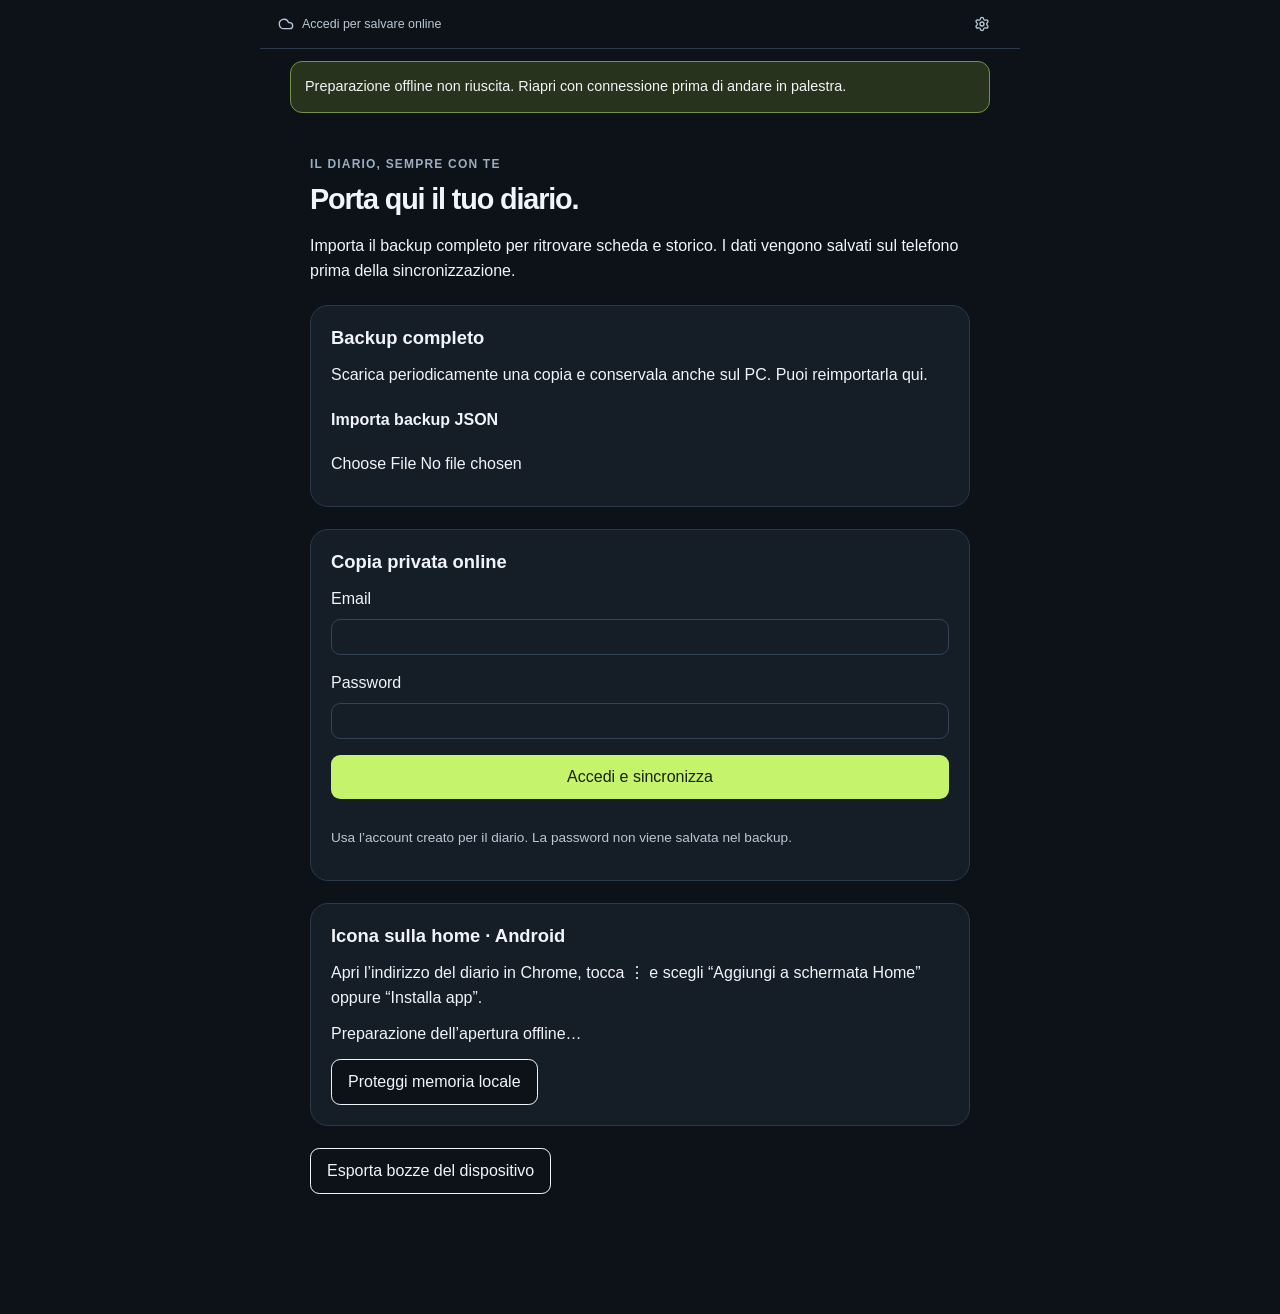
<file: index.html>
<!doctype html>
<html lang="it" class="dark">
  <head>
    <meta charset="UTF-8" />
    <meta name="viewport" content="width=device-width, initial-scale=1, viewport-fit=cover, interactive-widget=resizes-content" />
    <meta name="theme-color" content="#101a23" />
    <meta name="description" content="Il tuo diario di allenamento, anche senza connessione." />
    <link rel="manifest" href="./manifest.webmanifest" />
    <link rel="icon" type="image/svg+xml" href="./icon.svg" />
    <link rel="apple-touch-icon" href="./icon-192.png" />
    <title>Diario palestra</title>
    <script type="module" crossorigin src="./assets/index-BTJxBg8R.js"></script>
    <link rel="stylesheet" crossorigin href="./assets/index-X4xgAadS.css">
  </head>
  <body><div id="root"></div></body>
</html>
</file>
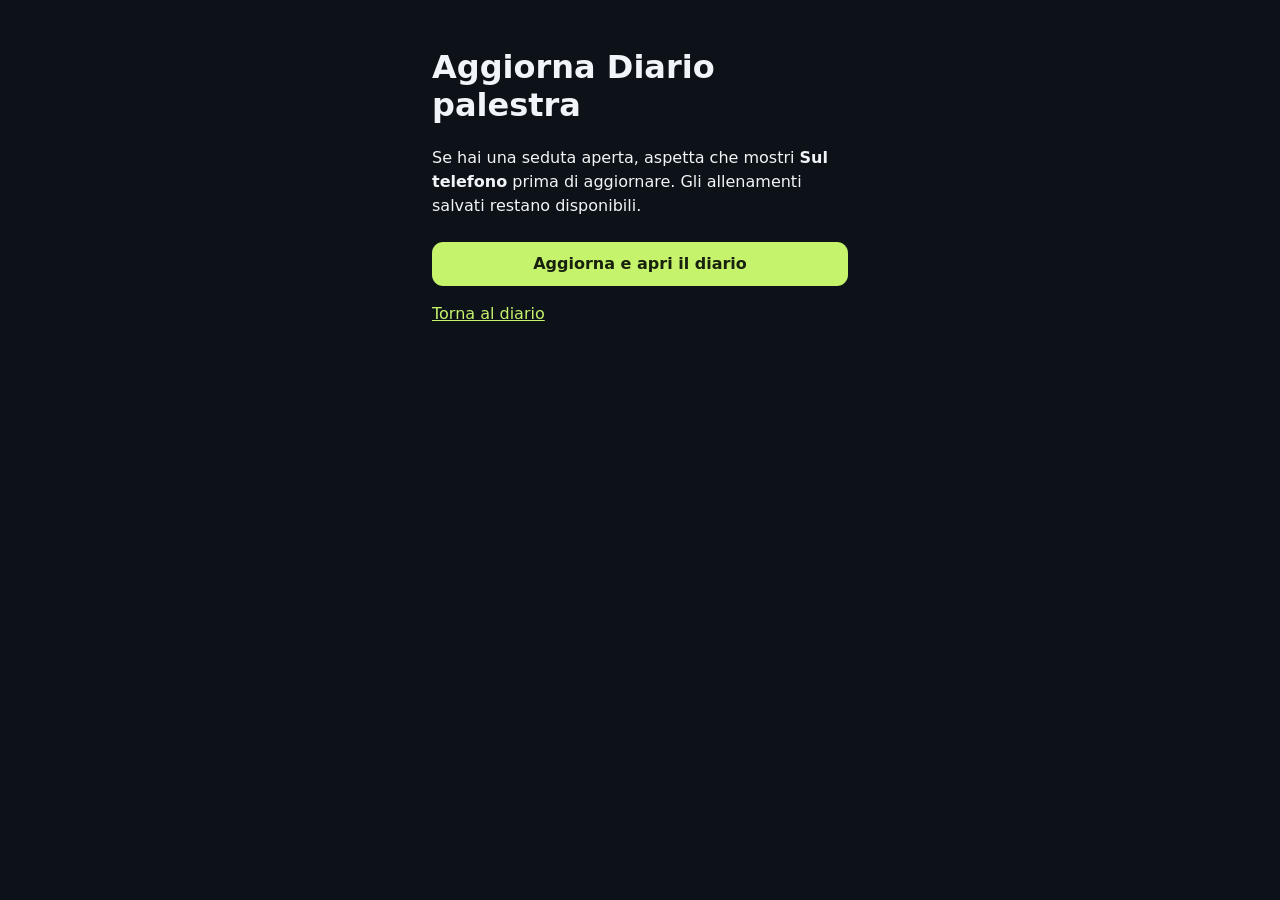
<file: aggiorna.html>
<!doctype html>
<html lang="it">
  <head>
    <meta charset="UTF-8">
    <meta name="viewport" content="width=device-width, initial-scale=1">
    <meta name="theme-color" content="#101a23">
    <title>Aggiorna Diario palestra</title>
    <style>
      :root { color-scheme: dark; font: 1rem/1.5 system-ui, sans-serif; background: #0d1219; color: #f1f4f8; }
      main { max-width: 26rem; margin: 3rem auto; padding: 0 1.25rem; }
      h1 { line-height: 1.2; }
      button { display: block; width: 100%; min-height: 44px; margin: 1.5rem 0 1rem; border: 0; border-radius: .7rem; background: #c6f36c; color: #17210d; font: inherit; font-weight: 650; cursor: pointer; }
      button:disabled { opacity: .65; cursor: default; }
      a { color: #c6f36c; }
    </style>
  </head>
  <body>
    <main>
      <h1>Aggiorna Diario palestra</h1>
      <p>Se hai una seduta aperta, aspetta che mostri <strong>Sul telefono</strong> prima di aggiornare. Gli allenamenti salvati restano disponibili.</p>
      <button type="button" id="update">Aggiorna e apri il diario</button>
      <p role="status" id="status"></p>
      <a href="./">Torna al diario</a>
    </main>
    <script>
      const button = document.querySelector('#update');
      const status = document.querySelector('#status');

      function waitForState(worker, states) {
        return new Promise((resolve, reject) => {
          const timeout = setTimeout(() => finish(false), 15000);
          function finish(success) {
            clearTimeout(timeout);
            worker.removeEventListener('statechange', observe);
            if (success) resolve();
            else reject(new Error('Aggiornamento interrotto'));
          }
          function observe() {
            if (states.includes(worker.state)) finish(true);
            else if (worker.state === 'redundant') finish(false);
          }
          worker.addEventListener('statechange', observe);
          observe();
        });
      }

      button.addEventListener('click', async () => {
        button.disabled = true;
        status.textContent = 'Aggiornamento in corso…';
        try {
          const registration = await navigator.serviceWorker.register('./sw.js', {updateViaCache: 'none'});
          await registration.update();
          if (registration.installing) {
            await waitForState(registration.installing, ['installed', 'activating', 'activated']);
          }
          const waiting = registration.waiting;
          if (waiting) {
            waiting.postMessage('activate-update');
            await waitForState(waiting, ['activated']);
          } else if (registration.active) {
            await waitForState(registration.active, ['activated']);
          }
          location.replace('./');
        } catch {
          status.textContent = 'Aggiornamento incompleto. Controlla la connessione e riprova.';
          button.disabled = false;
        }
      });
    </script>
  </body>
</html>
</file>
